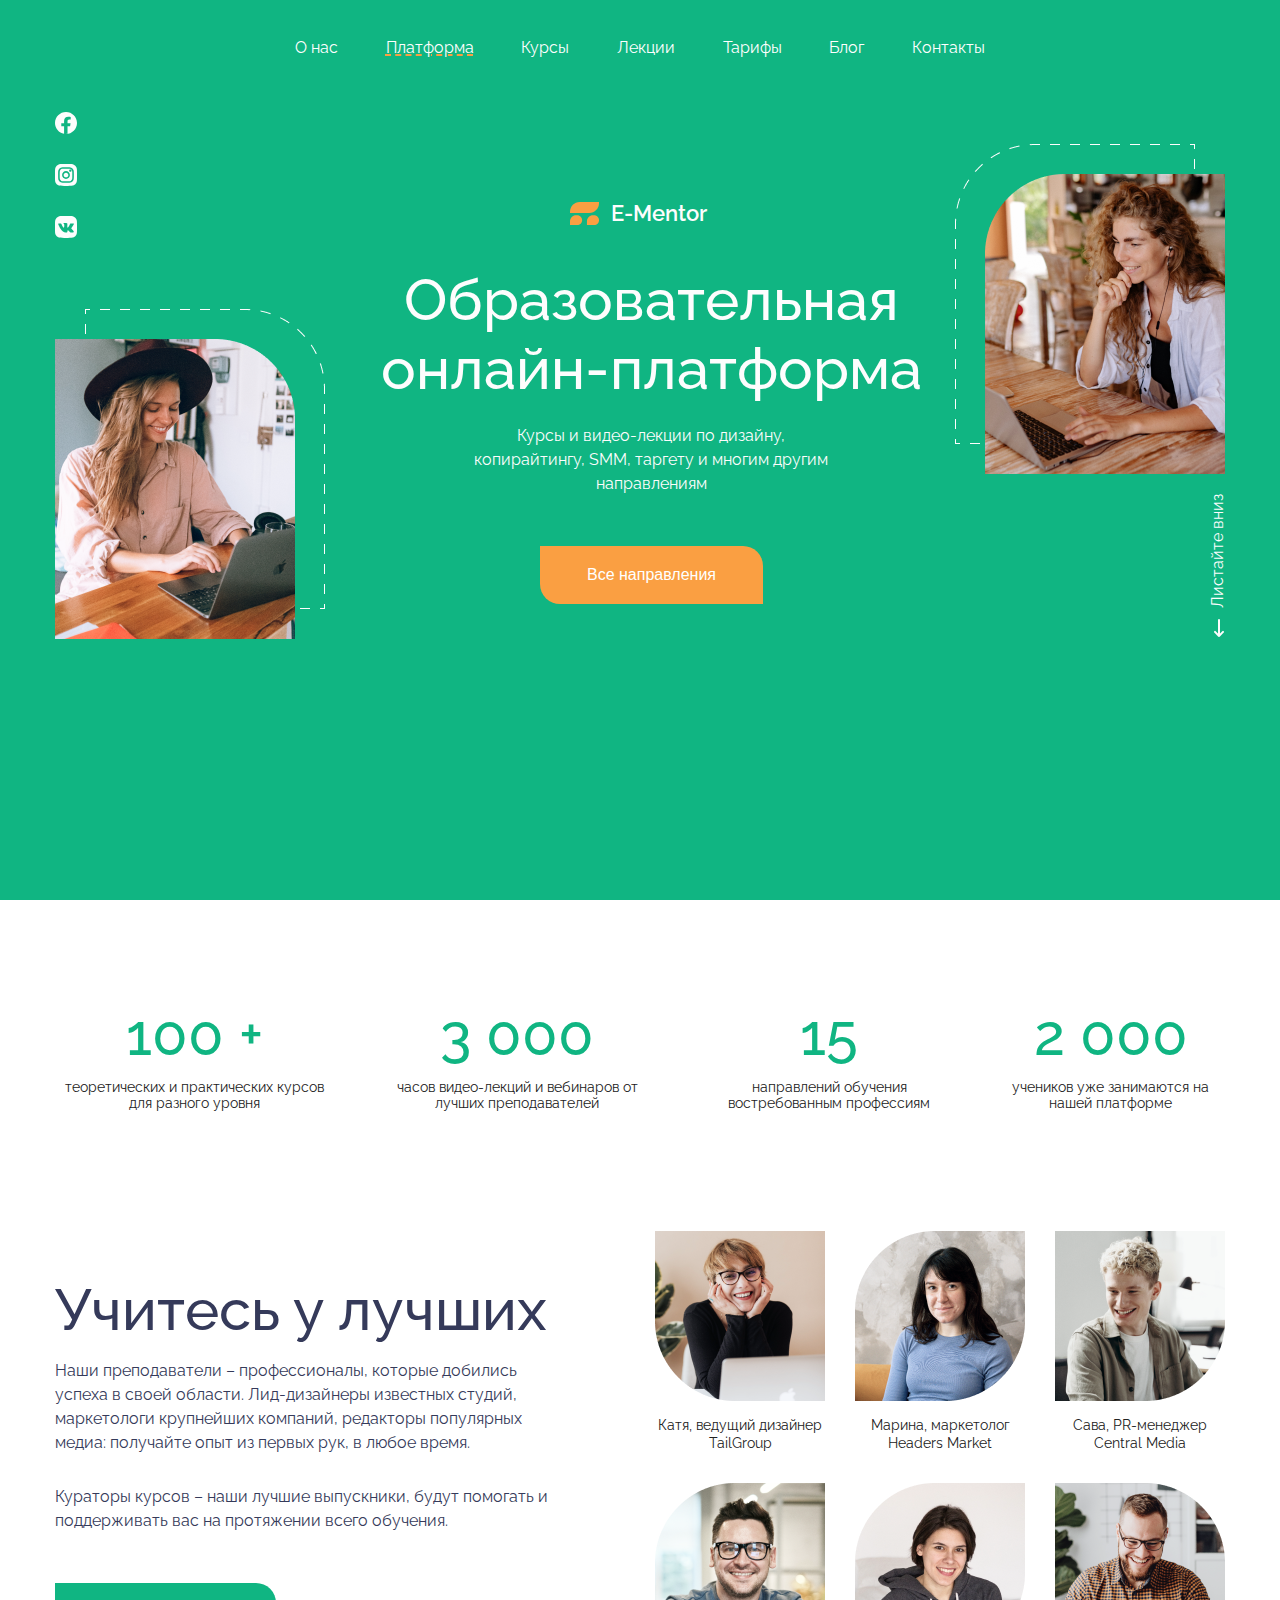
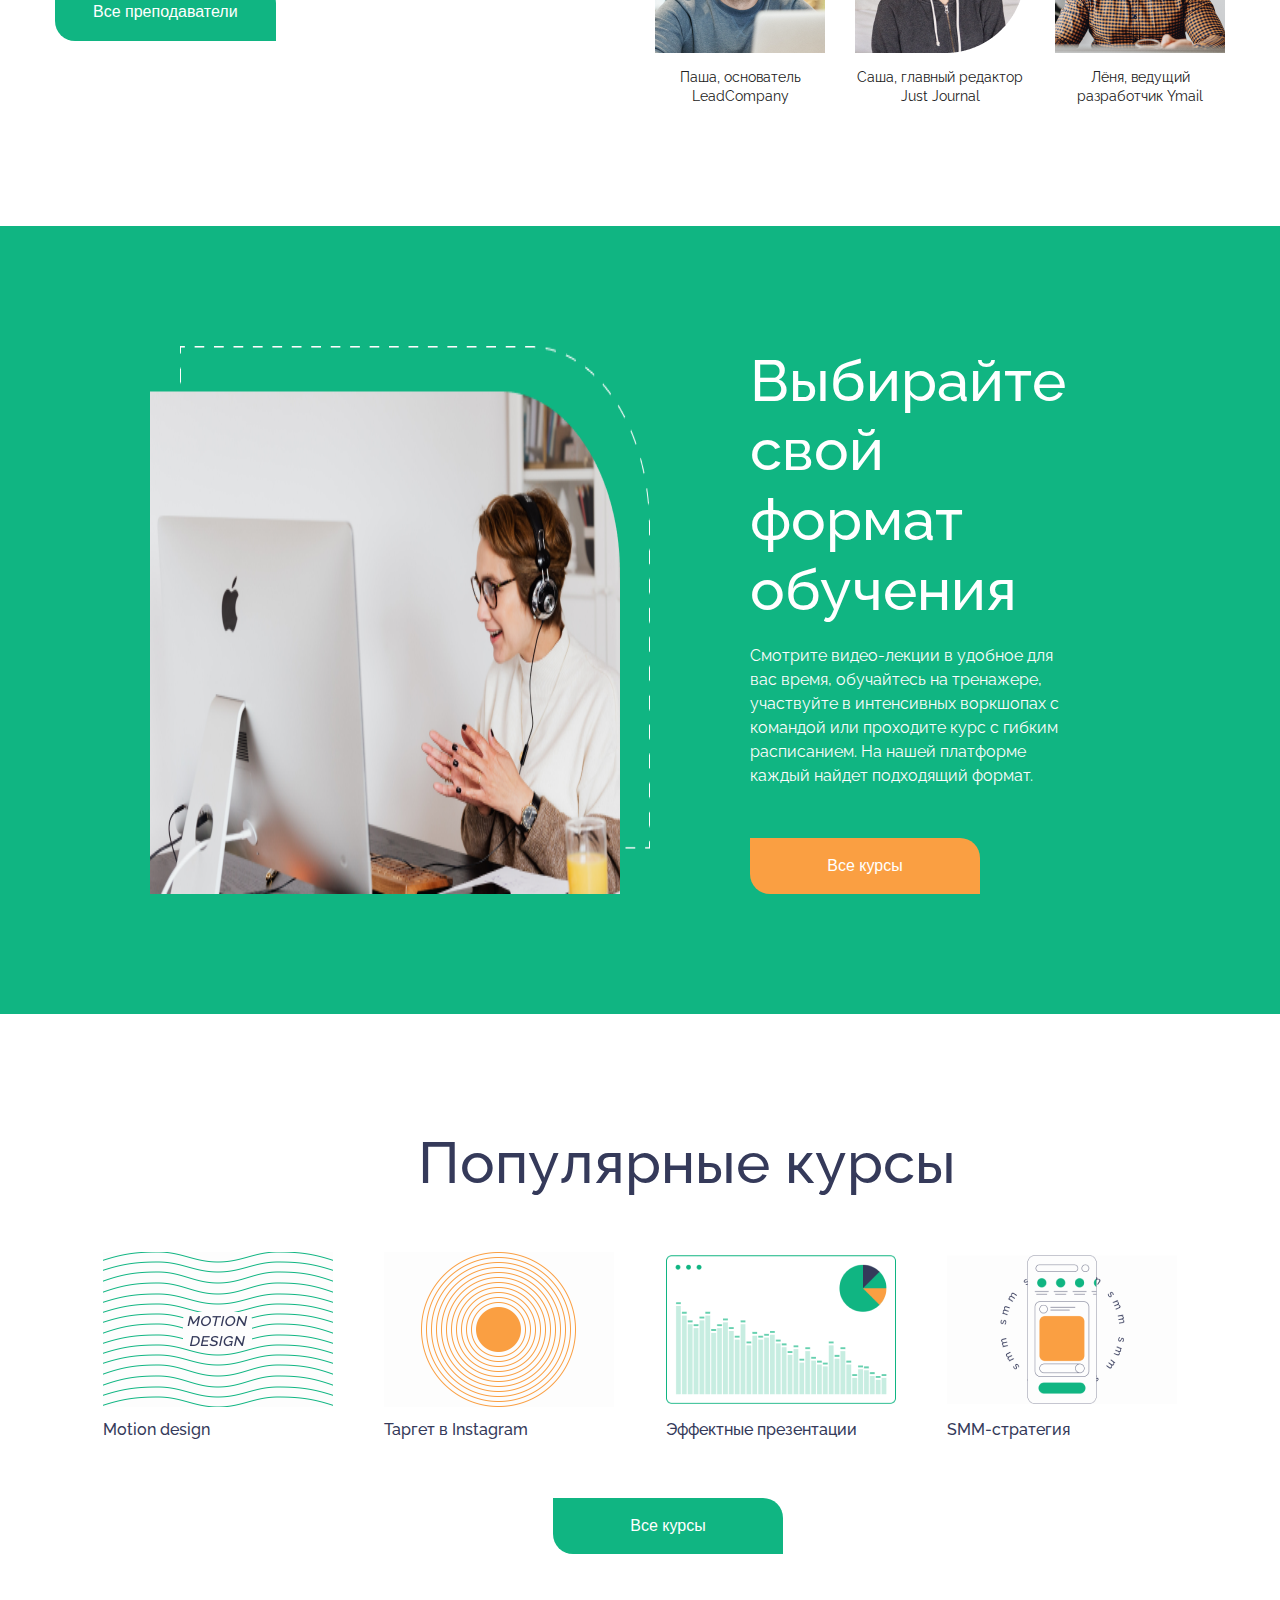
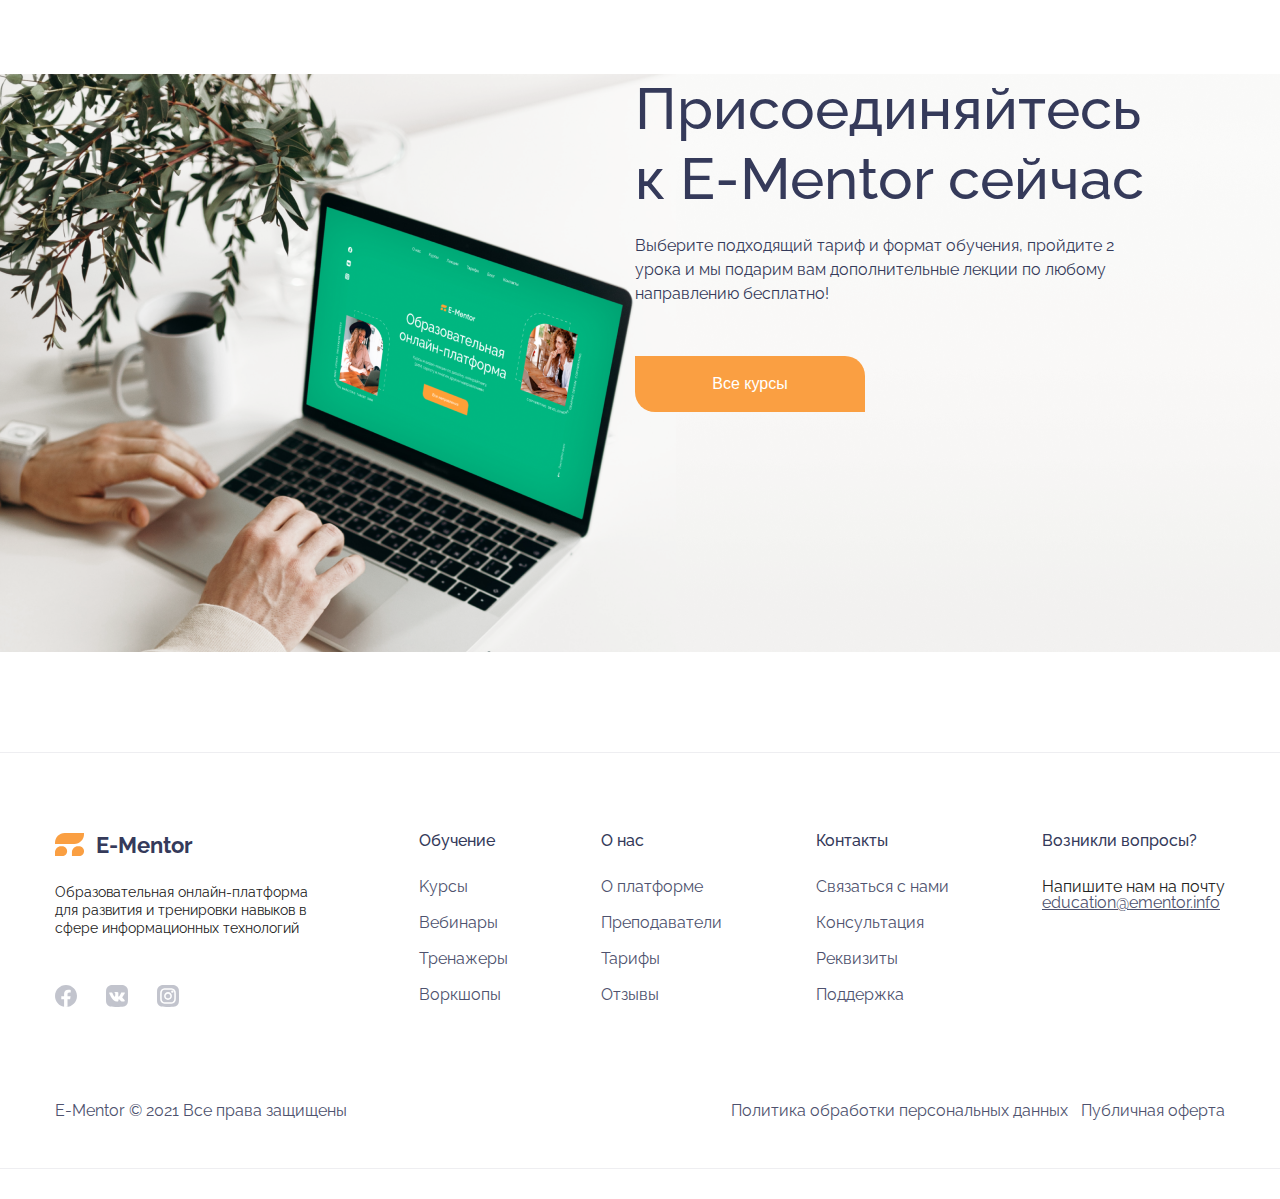
<file: index.html>
<!DOCTYPE html>
<html lang="en">
<head>
	<meta charset="UTF-8">
	<meta name="viewport" content="width=device-width, initial-scale=1.0">
	<link rel="preconnect" href="https://fonts.googleapis.com">
	<link rel="preconnect" href="https://fonts.gstatic.com" crossorigin>
	<link href="https://fonts.googleapis.com/css2?family=Raleway:wght@400;500&display=swap" rel="stylesheet">

	<link rel="stylesheet" href="css/reset.css">
	<link rel="stylesheet" href="css/style.css">
	<title>Document</title>
</head>
<body>
	<header class="header">
		<div class="container">
			<nav class="nav">
				<a href="#" class="nav-item">О нас</a>
				<a href="#" class="nav-item active">Платформа</a>
				<a href="courses.html" class="nav-item">Курсы</a>
				<a href="#" class="nav-item">Лекции</a>
				<a href="#" class="nav-item">Тарифы</a>
				<a href="#" class="nav-item">Блог</a>
				<a href="#" class="nav-item">Контакты</a>
			</nav>
			<div class="header-bottom">
				<div class="links">
					<a href="#" class="link-item">
						<img src="img/facebook.svg" alt="">
					</a>
					<a href="#" class="link-item">
						<img src="img/inst.svg" alt="">
					</a>
					<a href="#" class="link-item">
						<img src="img/vk.svg" alt="">
					</a>
				</div>
				<div class="header__content">
					<div class="logo">
						<img class="logo-img" src="img/logo.svg" alt="">
						<p>E-Mentor</p>
					</div>
					<h1 class="header__title">Образовательная онлайн-платформа</h1>
					<p class="header__text">Курсы и видео-лекции по дизайну, копирайтингу, SMM, таргету и многим другим направлениям</p>
					<button class="header__btn">Все направления</button>

				</div>
			</div>
			<div class="header__img">
				<img class="left-girl-img" src="img/left_girl.png" alt="">
				<img class="right-girl-img" src="img/right_girl.png" alt="">
			</div>
			<div class="bottom-link-wrapper">
				<a class="bottom-link" href="#">
					<p class="bottom-link-text">Листайте вниз</p>
				</a>
			</div>
		</div>	
	</header>

	<section class="teachers">
		<div class="container">
			<div class="statics-wrapper">
				<div class="statics-info">
					<p class="statics-digit">100 <span>+</span></p>
					<p class="statics-text"> теоретических и практических курсов для разного уровня</p>
				</div>
				<div class="statics-info">
					<p class="statics-digit">3 000</p>
					<p class="statics-text"> часов видео-лекций и вебинаров от лучших преподавателей</p>
				</div>
				<div class="statics-info">
					<p class="statics-digit" >15</p>
					<p class="statics-text"> направлений обучения востребованным профессиям</p>
				</div>
				<div class="statics-info">
					<p class="statics-digit">2 000</p>
					<p class="statics-text">учеников уже занимаются на нашей платформе</p>
				</div>
			</div>
			<div class="teachers__wrapper">
				<div class="teachers__info">
					<h2 class="teachers__info-title" >Учитесь у лучших</h2>
					<p class="teachers__info-text">Наши преподаватели – профессионалы, которые добились успеха в своей области. Лид-дизайнеры известных студий, маркетологи крупнейших компаний, редакторы популярных медиа: получайте опыт из первых рук, в любое время.</p>
					<p class="teachers__info-text">
					Кураторы курсов – наши лучшие выпускники, будут помогать     и поддерживать вас на протяжении всего обучения. </p>
					<button class="btn-all-teachers">Все преподаватели</button>
				</div>
				<div class="teachers__photos-wrapper">
					<div class="teachers__photos-wrapper-item">
						<img src="img/1.png" alt="" class="teachers__photos-img">
						<p class="teachers__photos-text">Катя, ведущий дизайнер TailGroup</p>
					</div>
					<div class="teachers__photos-wrapper-item">
						<img src="img/2.png" alt="" class="teachers__photos-img">
						<p class="teachers__photos-text">Марина, маркетолог Headers Market</p>
					</div>
					<div class="teachers__photos-wrapper-item">
						<img src="img/3.png" alt="" class="teachers__photos-img">
						<p class="teachers__photos-text">Сава, PR-менеджер Central Media</p>
					</div>
					<div class="teachers__photos-wrapper-item">
						<img src="img/4.png" alt="" class="teachers__photos-img">
						<p class="teachers__photos-text">Паша, основатель LeadCompany</p>
					</div>
					<div class="teachers__photos-wrapper-item">
						<img src="img/5.png" alt="" class="teachers__photos-img">
						<p class="teachers__photos-text">Саша, главный редактор Just Journal</p>
					</div>
					<div class="teachers__photos-wrapper-item">
						<img src="img/6.png" alt="" class="teachers__photos-img">
						<p class="teachers__photos-text">Лёня, ведущий разработчик Ymail</p>
					</div>
				</div>
			</div>
		</div>
	</section>
	<section class="learning-format">
		<div class="container">
			<div class="learning-format-wrapper">
				<img src="img/format-img.png" alt="" class="learning-format-img">
				<div class="learning-format-info">
					<h3 class="learning-format-title">
						Выбирайте свой формат обучения
					</h3>
					<p class="learning-format-text">Смотрите видео-лекции в удобное для вас время, обучайтесь на тренажере, участвуйте в интенсивных воркшопах с командой или проходите курс с гибким расписанием. На нашей платформе каждый найдет подходящий формат.</p>
					<button class="all-course-btn--orange">Все курсы</button>
				</div>
			</div>
		</div>
	</section>

	<section class="popular-course">
		<div class="container">
			<h2 class="popular-course-title">Популярные курсы</h2>
			<div class="popular-course-wrapper">
				<div class="popular-course-item">
					<img src="img/motion-dis.png" alt="" class="popular-course-img">
					<p class="popular-course-desc">Motion design</p>
				</div>
				<div class="popular-course-item">
					<img src="img/inst-img.png" alt="" class="popular-course-img">
					<p class="popular-course-desc">Таргет в Instagram</p>
				</div>
				<div class="popular-course-item">
					<img src="img/present.png" alt="" class="popular-course-img">
					<p class="popular-course-desc">Эффектные презентации</p>
				</div>
				<div class="popular-course-item">
					<img src="img/smm.png" alt="" class="popular-course-img">
					<p class="popular-course-desc">SMM-стратегия</p>
				</div>
			</div>
			<button class="all-course-btn--green">Все курсы</button>
		</div>
	</section>

	<section class="tariff">
		<div class="container">
			<div class="tariff-wrapper">
				<h2 class="tariff-title">Присоединяйтесь к E-Mentor сейчас</h2>
				<p class="tariff-text">Выберите подходящий тариф и формат обучения, пройдите 2 урока и мы подарим вам дополнительные лекции по любому направлению бесплатно!</p>
				<button class="all-course-btn--tariff">Все курсы</button>
			</div>
		</div>
	</section>
	<footer class="footer">
		<div class="container">
			<div class="footer-wrapper">
				<div class="footer-logo-block">
					<div class="logo-footer">
						<img class="logo-img" src="img/logo.svg" alt="">
						<p>E-Mentor</p>
					</div>
					<p class="footer-logo-block-text">
						Образовательная онлайн-платформа для развития и тренировки навыков в сфере информационных технологий
					</p>
					<div class="footer-logo-block-icons">
						<a href=""><img src="img/footer-facebook.svg"></a>
						<a href=""><img src="img/footer-vk.svg" alt=""></a>
						<a href=""><img src="img/footer-inst.svg" alt=""></a>
					</div>
				</div>
				<div class="footer-education">
					<p class="footer-title">
						Обучение
					</p>
					<ul class="footer-education-list">
						<li class="footer-education-list-item"><a href="">Kурсы</a></li>
						<li class="footer-education-list-item"><a href="">Вебинары</a></li>
						<li class="footer-education-list-item"><a href="">Тренажеры</a></li>
						<li class="footer-education-list-item"><a href="">Воркшопы</a></li>
					</ul>
				</div>
				<div class="about-us">
					<p class="footer-title">О нас</p>
					<ul class="about-us-list">
						<li class="about-us-list-item"><a href="">О платформе</a></li>
						<li class="about-us-list-item"><a href="">Преподаватели</a></li>
						<li class="about-us-list-item"><a href="">Тарифы</a></li>
						<li class="about-us-list-item"><a href="">Отзывы</a></li>
					</ul>
				</div>
				<div class="footer-contacts">
					<p class="footer-title">Контакты</p>
					<ul class="footer-contacts-list">
						<li class="footer-contacts-list-item"><a href="">Связаться с нами</a></li>
						<li class="footer-contacts-list-item"><a href="">Консультация</a></li>
						<li class="footer-contacts-list-item"><a href="">Реквизиты</a></li>
						<li class="footer-contacts-list-item"><a href="">Поддержка</a></li>
					</ul>
				</div>
				<div class="questions">
					<p class="footer-title">Возникли вопросы?</p>
					<p class="email">Напишите нам на почту <br>
						<a href="">education@ementor.info</a></p>
				</div>
			</div>
			<div class="footer-bottom">
				<p> <a href="">E-Mentor © 2021 Все права защищены</a></p>
				<span><a href="">Политика обработки персональных данных</a></span>
				<p><a href="">Публичная оферта</a></p>
			</div>
		</div>
	</footer>
</body>
</html>
</file>
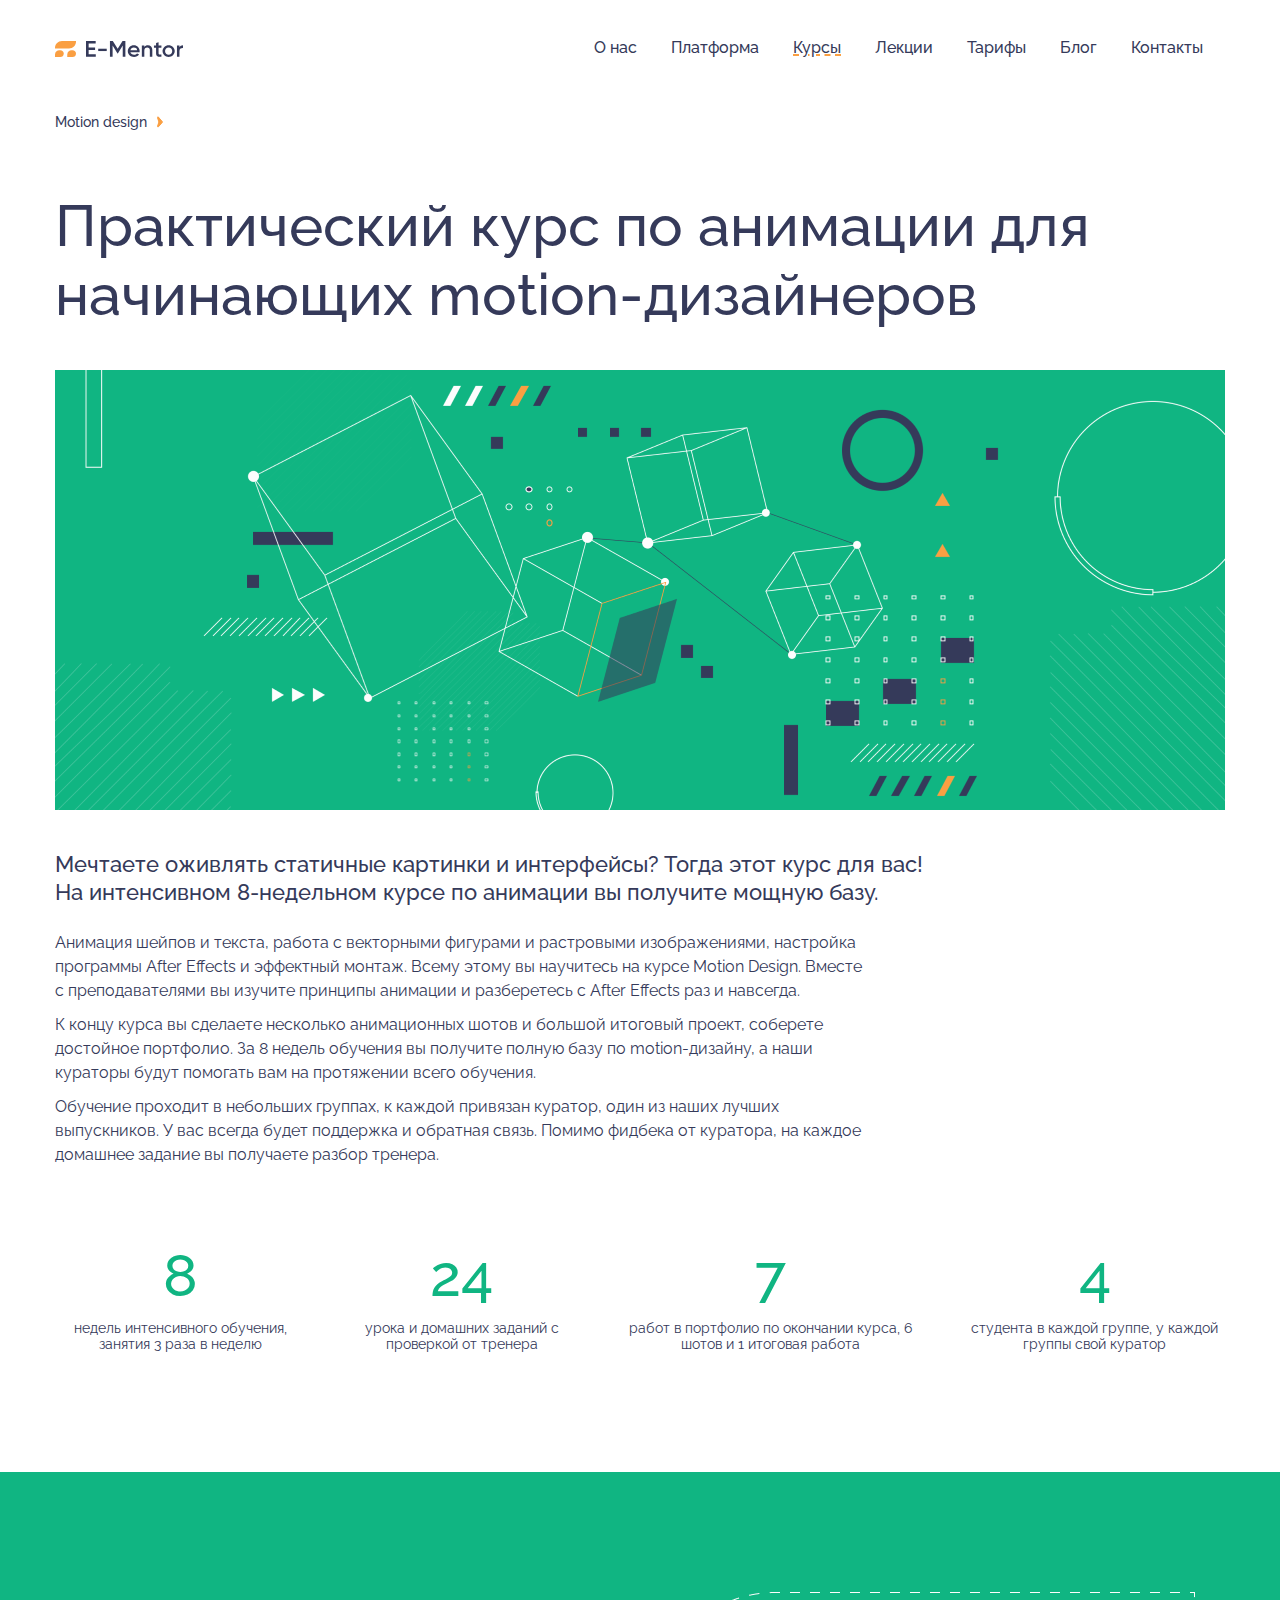
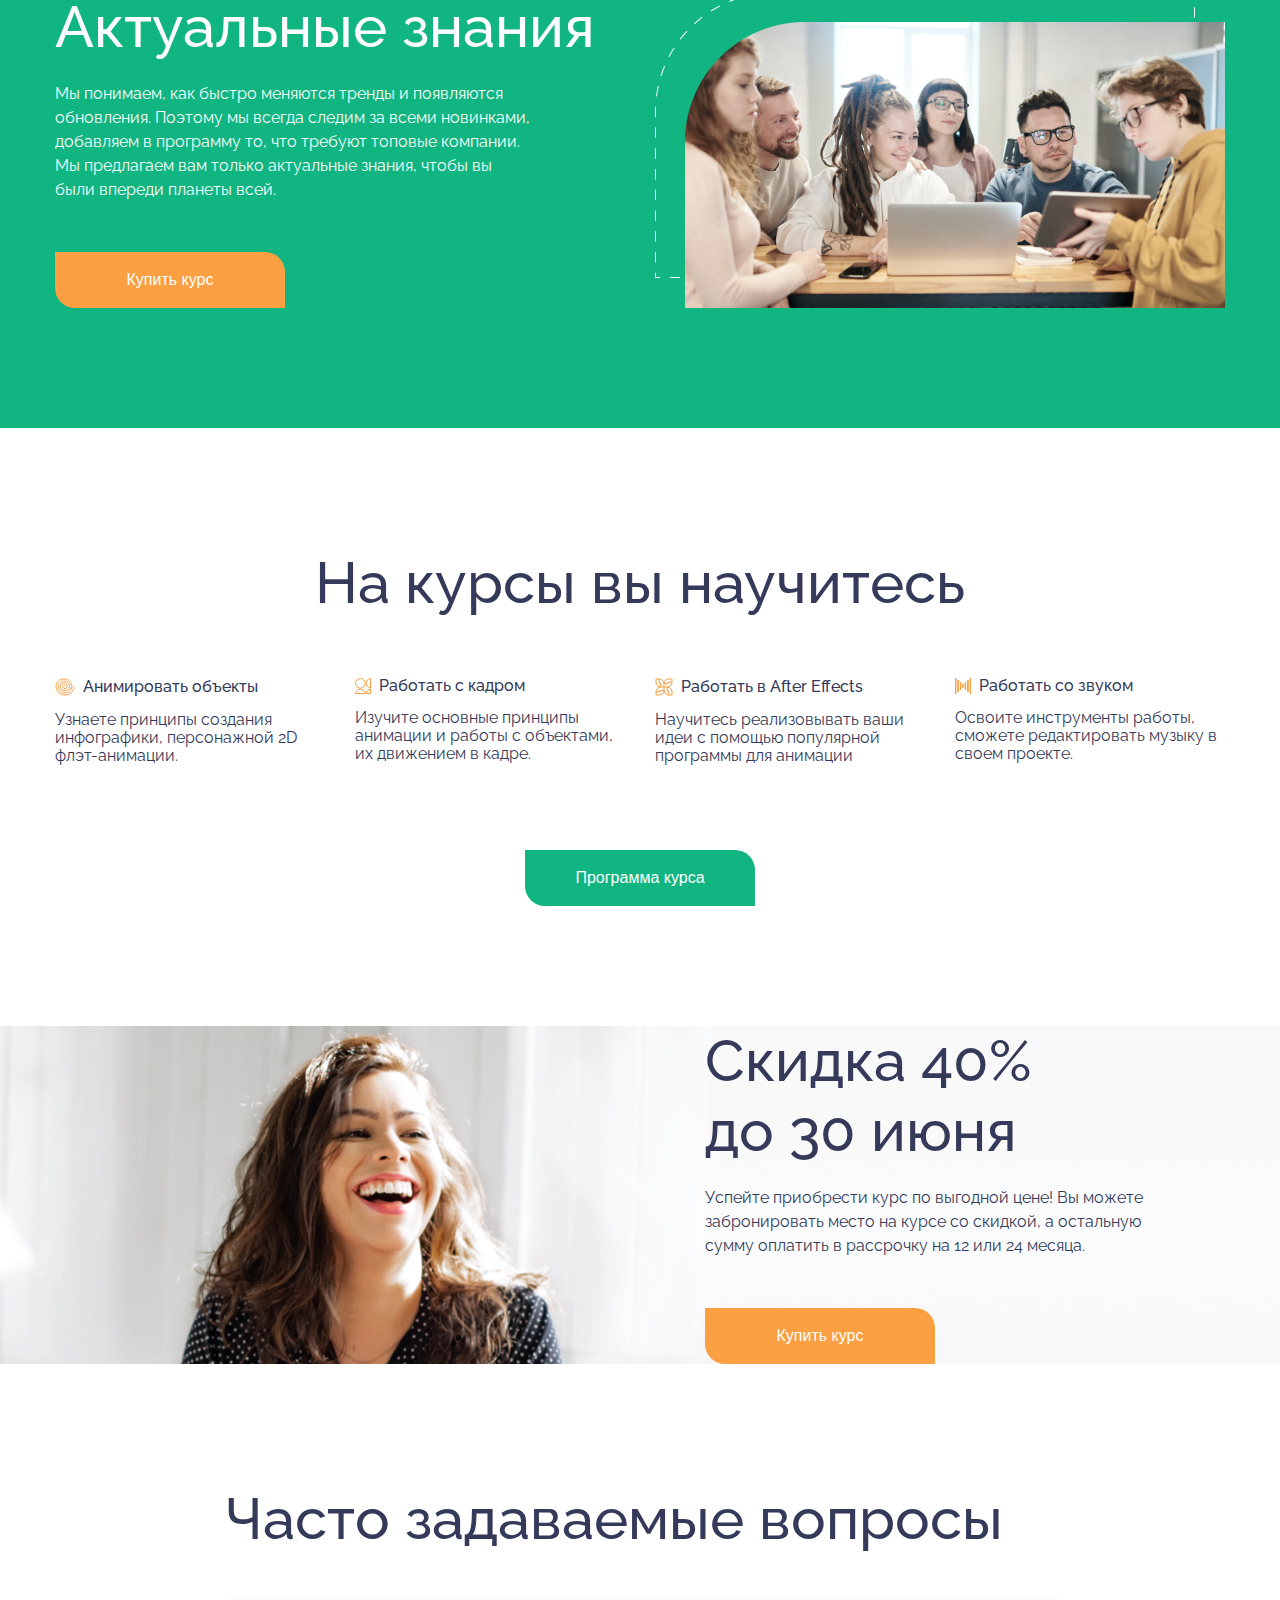
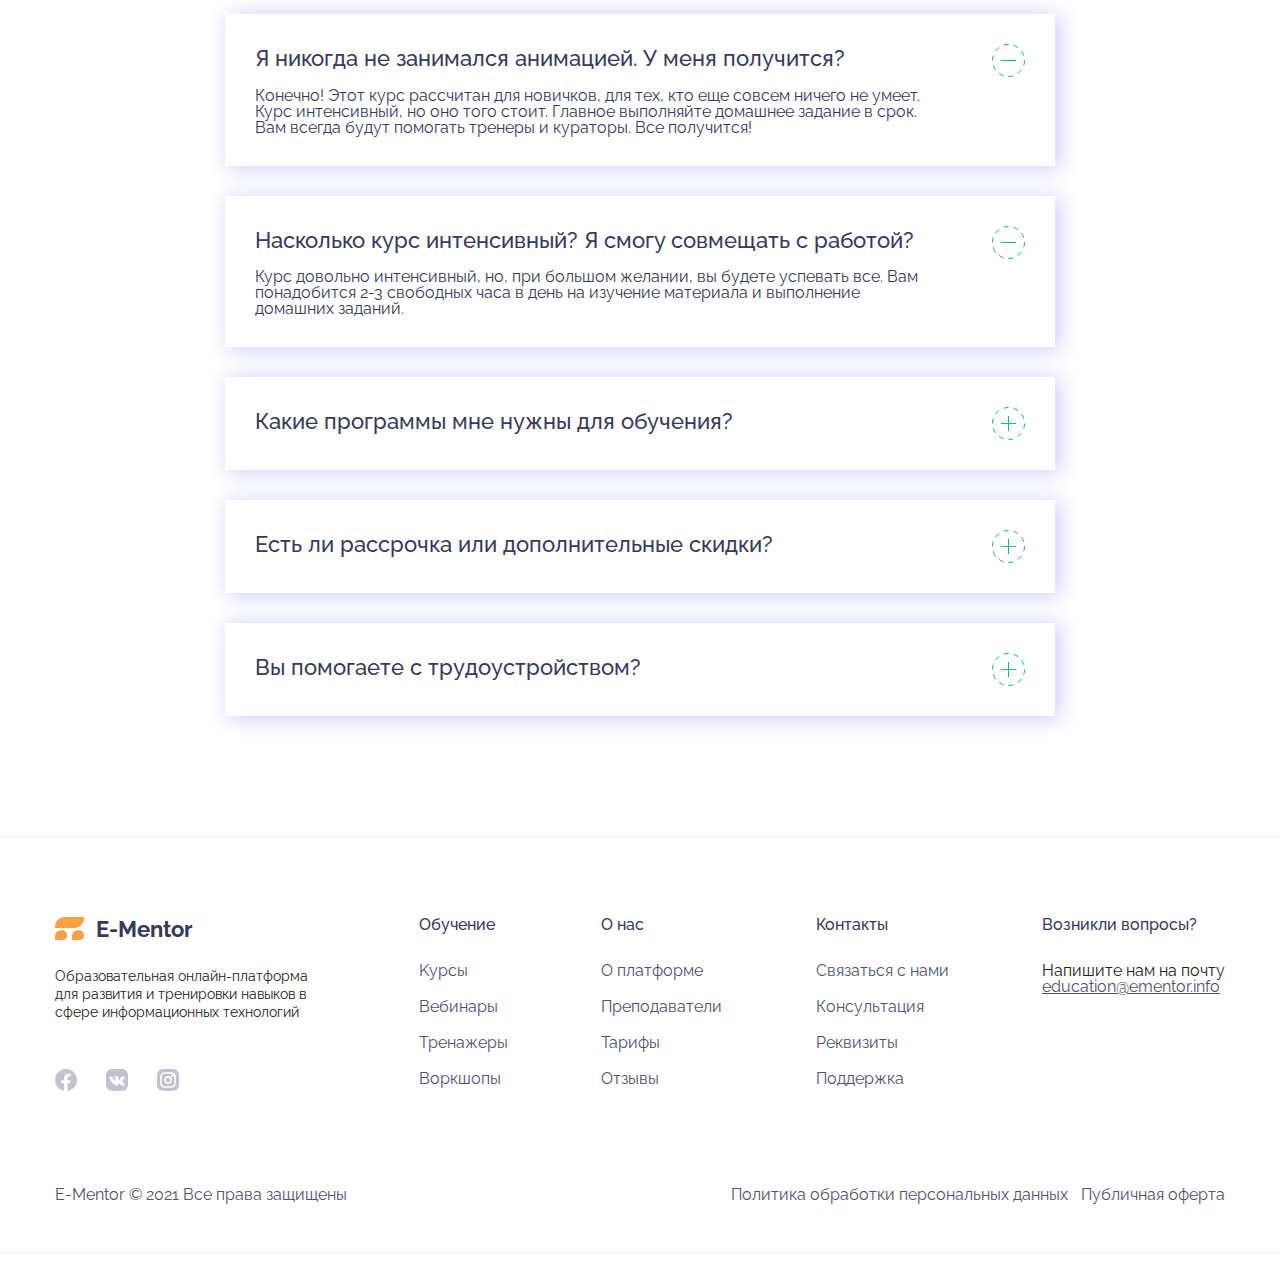
<file: courses.html>
<!DOCTYPE html>
<html lang="en">
<head>
	<meta charset="UTF-8">
	<meta name="viewport" content="width=device-width, initial-scale=1.0">
	<link rel="preconnect" href="https://fonts.googleapis.com">
	<link rel="preconnect" href="https://fonts.gstatic.com" crossorigin>
	<link href="https://fonts.googleapis.com/css2?family=Raleway:wght@400;500&display=swap" rel="stylesheet">

	<link rel="stylesheet" href="css/reset.css">
	<link rel="stylesheet" href="css/style.css">
	<title>Document</title>
</head>
<body>
	<header class="course-header">
		<div class="container">
			<nav class="course-nav">
				<img src="img/logotype.svg" alt="" class="logotype">
				<a href="#" class="course-nav-item">О нас</a>
				<a href="index.html" class="course-nav-item">Платформа</a>
				<a href="courses.html" class="course-nav-item  active">Курсы</a>
				<a href="#" class="course-nav-item">Лекции</a>
				<a href="#" class="course-nav-item">Тарифы</a>
				<a href="#" class="course-nav-item">Блог</a>
				<a href="#" class="course-nav-item">Контакты</a>
			</nav>
			<div class="course-name">
				<p>Motion design</p>
				<img src="img/right-arrow.svg" alt="">
			</div>
		</div>
	</header>
	<section class="practice-course">
		<div class="container">
			<h1 class="practice-course-title">Практический курс по анимации для начинающих motion-дизайнеров</h1>
			<img src="img/practice-course-pic.png" alt="">
			<p class="practice-course-subtitle">Мечтаете оживлять статичные картинки и интерфейсы? Тогда этот курс для вас! На интенсивном 8-недельном курсе по анимации вы получите мощную базу.</p>
			<p class="practice-course-info-item">
				Анимация шейпов и текста, работа с векторными фигурами и растровыми изображениями, настройка программы After Effects и эффектный монтаж. Всему этому вы научитесь на курсе Motion Design. Вместе с преподавателями вы изучите принципы анимации и разберетесь с After Effects раз и навсегда.
			</p>
			<p class="practice-course-info-item">
				К концу курса вы сделаете несколько анимационных шотов и большой итоговый проект, соберете достойное портфолио. За 8 недель обучения вы получите полную базу по motion-дизайну, а наши кураторы будут помогать вам на протяжении всего обучения.
			</p>
			<p class="practice-course-info-item">
				Обучение проходит в небольших группах, к каждой привязан куратор, один из наших лучших выпускников. У вас всегда будет поддержка и обратная связь. Помимо фидбека от куратора, на каждое домашнее задание вы получаете разбор тренера.
			</p>
			<div class="statics-wrapper courses">
				<div class="statics-info">
					<p class="statics-digit">8</p>
					<p class="statics-text"> недель интенсивного обучения, занятия 3 раза в неделю</p>
				</div>
				<div class="statics-info">
					<p class="statics-digit">24</p>
					<p class="statics-text"> урока и домашних заданий с проверкой от тренера</p>
				</div>
				<div class="statics-info">
					<p class="statics-digit" >7</p>
					<p class="statics-text"> работ в портфолио по окончании курса, 6 шотов и 1 итоговая работа</p>
				</div>
				<div class="statics-info">
					<p class="statics-digit">4</p>
					<p class="statics-text">студента в каждой группе, у каждой группы свой куратор</p>
				</div>
			</div>
		</div>
	</section>
	<section class="actual-info">
		<div class="container">
			<div class="actual-info-wrapper">
				<div class="actual-info-desc">
					<h1 class="actual-desc-title">
						Актуальные знания
					</h1>
					<p class="actual-text">
						Мы понимаем, как быстро меняются тренды и появляются обновления. Поэтому мы всегда следим за всеми новинками, добавляем в программу то, что требуют топовые компании. Мы предлагаем вам только актуальные знания, чтобы вы были впереди планеты всей. 
					</p>
					<button class="all-course-btn--buy">Купить курс</button>
				</div>
				<img src="img/actual-img.png" alt="">
			</div>
		</div>
	</section>
	<section class="we-learn">
		<div class="container">
			<h3 class="we-learn-title">
				На курсы вы научитесь
			</h3>
			<div class="we-learn-wrapper">
				<div class="we-learn-item">
					<div class="we-learn-item-title">
						<img src="img/title-icon1.svg" alt="">
						<p class="we-learn-item-title-text">Анимировать объекты</p>
					</div>
					<p class="we-learn-item-text">Узнаете принципы создания инфографики, персонажной 2D флэт-анимации.</p>
				</div>
				<div class="we-learn-item">
					<div class="we-learn-item-title">
						<img src="img/title-icon2.svg" alt="">
						<p class="we-learn-item-title-text">Работать с кадром</p>
					</div>
					<p class="we-learn-item-text">Изучите основные принципы анимации и работы с объектами, их движением в кадре.</p>
				</div>
				<div class="we-learn-item">
					<div class="we-learn-item-title">
						<img src="img/title-icon3.svg" alt="">
						<p class="we-learn-item-title-text">Работать в After Effects</p>
					</div>
					<p class="we-learn-item-text">Научитесь реализовывать ваши идеи с помощью популярной программы для анимации</p>
				</div>
				<div class="we-learn-item">
					<div class="we-learn-item-title">
						<img src="img/title-icon4.svg" alt="">
						<p class="we-learn-item-title-text">Работать со звуком</p>
					</div>
					<p class="we-learn-item-text">Освоите инструменты работы, сможете редактировать музыку в своем проекте.</p>
				</div>
			</div>
			<button class="btn--programm">Программа курса</button>
		</div>
	</section>

	<section class="sale">
		<div class="container">
			<div class="textblock">
				<p class="sale-title">Скидка 40% <br>
				до 30 июня</p>
				<p class="sale-text">Успейте приобрести курс по выгодной цене! Вы можете забронировать место на курсе со скидкой, а остальную сумму оплатить в рассрочку на 12 или 24 месяца.</p>
				<button class="btn--sale">Купить курс</button>
			</div>
		</div>
	</section>
	<section class="courses-questions">
		<div class="container">
			<div class="courses-questions-wrapper">
				<h3 class="courses-questions-title">
					Часто задаваемые вопросы
				</h3>
				<div class="courses-questions-item">
					<div class="courses-questions-item-title">
						<p class="courses-questions-item-title-text">Я никогда не занимался анимацией. У меня получится?</p>
						<a href="#">
							<img src="img/close.svg" alt="">
						</a>
					</div>
					<p class="courses-questions-item-text">Конечно! Этот курс рассчитан для новичков, для тех, кто еще совсем ничего не умеет. Курс интенсивный, но оно того стоит. Главное выполняйте домашнее задание в срок. Вам всегда будут помогать тренеры и кураторы. Все получится!</p>
				</div>
				<div class="courses-questions-item">
					<div class="courses-questions-item-title">
						<p class="courses-questions-item-title-text">Насколько курс интенсивный? Я смогу совмещать с работой?</p>
						<a href="#">
							<img src="img/close.svg" alt="">
						</a>
					</div>
					<p class="courses-questions-item-text">Курс довольно интенсивный, но, при большом желании, вы будете успевать все. Вам понадобится 2-3 свободных часа в день на изучение материала и выполнение домашних заданий.</p>
				</div>
				<div class="courses-questions-item">
					<div class="courses-questions-item-title">
						<p class="courses-questions-item-title-text open">Какие программы мне нужны для обучения?</p>
						<a href="#">
							<img src="img/open.svg" alt="">
						</a>
					</div>
				</div>
				<div class="courses-questions-item">
					<div class="courses-questions-item-title">
						<p class="courses-questions-item-title-text open">Есть ли рассрочка или дополнительные скидки?</p>
						<a href="#">
							<img src="img/open.svg" alt="">
						</a>
					</div>
				</div>
				<div class="courses-questions-item">
					<div class="courses-questions-item-title">
						<p class="courses-questions-item-title-text open">Вы помогаете с трудоустройством?</p>
						<a href="#">
							<img src="img/open.svg" alt="">
						</a>
					</div>
				</div>

			</div>
		</div>
	</section>
	<footer class="footer">
		<div class="container">
			<div class="footer-wrapper">
				<div class="footer-logo-block">
					<div class="logo-footer">
						<img class="logo-img" src="img/logo.svg" alt="">
						<p>E-Mentor</p>
					</div>
					<p class="footer-logo-block-text">
						Образовательная онлайн-платформа для развития и тренировки навыков в сфере информационных технологий
					</p>
					<div class="footer-logo-block-icons">
						<a href=""><img src="img/footer-facebook.svg"></a>
						<a href=""><img src="img/footer-vk.svg" alt=""></a>
						<a href=""><img src="img/footer-inst.svg" alt=""></a>
					</div>
				</div>
				<div class="footer-education">
					<p class="footer-title">
						Обучение
					</p>
					<ul class="footer-education-list">
						<li class="footer-education-list-item"><a href="">Kурсы</a></li>
						<li class="footer-education-list-item"><a href="">Вебинары</a></li>
						<li class="footer-education-list-item"><a href="">Тренажеры</a></li>
						<li class="footer-education-list-item"><a href="">Воркшопы</a></li>
					</ul>
				</div>
				<div class="about-us">
					<p class="footer-title">О нас</p>
					<ul class="about-us-list">
						<li class="about-us-list-item"><a href="">О платформе</a></li>
						<li class="about-us-list-item"><a href="">Преподаватели</a></li>
						<li class="about-us-list-item"><a href="">Тарифы</a></li>
						<li class="about-us-list-item"><a href="">Отзывы</a></li>
					</ul>
				</div>
				<div class="footer-contacts">
					<p class="footer-title">Контакты</p>
					<ul class="footer-contacts-list">
						<li class="footer-contacts-list-item"><a href="">Связаться с нами</a></li>
						<li class="footer-contacts-list-item"><a href="">Консультация</a></li>
						<li class="footer-contacts-list-item"><a href="">Реквизиты</a></li>
						<li class="footer-contacts-list-item"><a href="">Поддержка</a></li>
					</ul>
				</div>
				<div class="questions">
					<p class="footer-title">Возникли вопросы?</p>
					<p class="email">Напишите нам на почту <br>
						<a href="">education@ementor.info</a></p>
				</div>
			</div>
			<div class="footer-bottom">
				<p> <a href="">E-Mentor © 2021 Все права защищены</a></p>
				<span><a href="">Политика обработки персональных данных</a></span>
				<p><a href="">Публичная оферта</a></p>
			</div>
		</div>
	</footer>

</body>
</html>
</file>
<file: css/style.css>
html{
    box-sizing: border-box;
    
}
*, *::before, *::after{
    box-sizing: inherit;
}
body{
	font-family: 'Raleway', sans-serif;
	font-size: 16px;
}
a{
	text-decoration: none;
}

.container{
	max-width: 1200px;
	padding: 0 15px;
	margin: 0 auto;
}

.header {
	height: 100vh;
	background-color: #10B582; 
}
.nav {
	padding: 40px 220px;
	display: flex;
	justify-content: space-between;
}
.nav-item {
	margin: 0 20px;
	color: #fff;
	line-height: 16px;
	text-decoration: none;
}

.active{
	text-decoration:  dashed underline
	#FA9F42;
 	text-decoration-thickness: 2px;
}
.header-bottom{
	margin-top: 16px;
	display: flex;
}
.links{
	display: flex;
	flex-direction: column;
}
.link-item{
	margin-bottom: 30px;
}
.link-item:last-child{
	margin-bottom: 0;
}
.header__content{
	margin: 0 auto;
	color: #FDFDFD;
	
}
.logo{
	display: flex;
	align-items: center;
	margin-left: 190px;
	font-size: 22px;
	font-weight: 600;
	margin-bottom: 40px;
	margin-top: 90px;
}
.logo-img{
	margin-right: 12px;
	width: 29px;
}
.header__title{
	font-weight: 500;
	font-size: 58px;
	line-height: 69.6px;
	text-align: center;
	width: 542px;
	margin-bottom: 20px;
}
.header__text{
	width: 380px;
	text-align: center;
	margin: 0 auto;
	font-weight: 400;
	line-height: 24px;
	margin-bottom: 50px;
}
.header__btn{
	border-radius: 0px 20px;
	background-color: #FA9F42;
	border: 0;
	color: #fff;
	padding: 20px 47px;
	margin-left: 160px; 

}
.header__img{
	position: relative;

}
.left-girl-img {
	position: absolute;
	content: "";
	left: 0px;
	bottom: -35px;

}
.right-girl-img {
	position: absolute;
	content: "";
	bottom: 130px;
	right: 0px;
}
.bottom-link-wrapper{
	position: relative;
}
.bottom-link{
	position: absolute;
	content: "";
	bottom: 45px;
	right: -50px;
	text-decoration: none;
	color: #FDFDFD;
}
.bottom-link-text{	

	transform: rotate(-90deg);
}
.bottom-link-text:before{

	position: absolute;
	content: "";
	background-image: url(../img/arrow.svg);
	width: 10px;
	height: 18px;
	transform: rotate(90deg);
	bottom: -2px;
	left: -25px;
}

.teachers{
	padding: 106px 0 90px;
}
.statics-wrapper {
	display: flex;
	justify-content: center;
	column-gap: 40px;
}
.statics-info {
	text-align: center;
	margin-bottom: 120px;
}
.statics-digit {
	color: #10B582;
	font-size: 58px;
	font-weight: 500;
	line-height: 58px;
	margin-bottom: 15px;
}
.statics-text {
	font-size: 14px;
	font-weight: 400;
	line-height: 16px;
}
.teachers__wrapper {
	display: flex;
	justify-content: space-between;
}
.teachers__info {
	width: 500px;
	margin-top: 50px;
}
.teachers__info-title {
	color: #353A5A;
	font-weight: 500;
	font-size: 58px;
	line-height: 58px;
	margin-bottom: 20px;
}
.teachers__info-text {
	font-weight: 400;
	line-height: 24px;
	color: #353a5a;
	margin-bottom: 30px;
}
.btn-all-teachers {
	border-radius: 0px 20px;
	background-color: #10B582;
	border: 0;
	color: #fff;
	padding: 20px 38px;
	margin-top: 20px;
}
.teachers__photos-wrapper {
	display: flex;
	flex-basis: 570px;
	flex-wrap: wrap;
	column-gap: 30px;
}
.teachers__photos-wrapper-item {
	width: 170px;
}
.teachers__photos-img {
	margin-bottom: 15px;
}
.teachers__photos-text {
	font-size: 14px;
	line-height: 18.2px;
	text-align: center;
	margin-bottom: 31px;
}
.learning-format {
	background-color: #10B582;
	padding: 120px 205px 120px 135px;
}
.learning-format-wrapper{
	display: flex;
	justify-content: space-between;
}
.learning-format-info {
	width: 500px;
}
.learning-format-title {
	font-weight: 500;
	font-size: 58px;
	line-height: 69.6px;
	color: #fff;
	margin-bottom: 20px;
}
.learning-format-text {
	font-weight: 400;
	line-height: 24px;
	color: #FDFDFD;
	margin-bottom: 50px;
}
.all-course-btn--orange {
	width: 230px;
	height: 56px;
	background-color: #FA9F42;
	border-radius: 0px 20px;
	border: 0;
	color: #fff;
	font-weight: 500;
}
.popular-course {
	padding: 120px 88px;
}
.popular-course-title {
	color: #353a5a;
	font-weight: 500;
	font-size: 58px;
	line-height: 58px;
	margin-bottom: 60px;
	margin-left: 315px;
}
.popular-course-wrapper {
	display: flex;
    justify-content: space-between;
}
.popular-course-img {
	margin-bottom: 15px;
}
.popular-course-desc {
	font-weight: 500;
	line-height: 16px;
	color: #353A5A;
}
.all-course-btn--green{
	width: 230px;
	height: 56px;
	background-color:#10B582;
	border-radius: 0px 20px;
	border: 0;
	color: #fff;
	font-weight: 500;
	margin-top: 60px;
	margin-left: 450px;
}
.tariff{
	background-image: url(../img/bg.png); 
	background-size: cover;
	background-repeat: no-repeat;
	height: 578px;
}
.tariff-wrapper{
	width: 510px;
	margin-left: 580px;
}
.tariff-title {
	color: #353A5A;
	font-size: 58px;
	font-weight: 500;
	line-height: 69.9px;
	margin-bottom: 20px;
}
.tariff-text {
	font-weight: 400;
	line-height: 24px;
	color: #353a5a;
	margin-bottom: 50px;
}
.all-course-btn--tariff{
	width: 230px;
	height: 56px;
	background-color:#FA9F42;
	border-radius: 0px 20px;
	border: 0;
	color: #fff;
	font-weight: 500;
}
.learning-format-img{
	margin-right: 100px;
}
.logo-footer{
	display: flex;
}
.footer {
	margin-top: 100px;
	margin-bottom: 30px;
	padding: 80px 0 49px;
	border-top:1px solid #eeeef1; 
	border-bottom:1px solid #eeeef1;
}
.footer-wrapper {
	display: flex;
	justify-content: space-between;
}
.logo-footer {
	color: #353A5A;
	font-size: 22px;
	font-weight: 700;
	align-items: center;
	margin-bottom: 27px;
}
.footer-logo-block-text {
	font-weight: 400;
	font-size: 14px;
	line-height: 18.2px;
	margin-bottom: 47px;
	width: 270px;
}
.footer-logo-block-icons img {
	margin-right: 25px;	
}
.footer-title {
	color: #353a5a;
	font-weight: 500;
	margin-bottom: 30px;
}
.footer-education-list-item {
	margin-bottom: 20px;
	color: #353A5A;
}
.footer-education-list-item a {
	text-decoration: none;
	font-weight: 400;
	color: #4e526e;
}
.about-us-list-item {
	margin-bottom: 20px;
	color: #353A5A;
}
.about-us-list-item a{
	text-decoration: none;
	font-weight: 400;
	color: #4e526e;
}
.footer-contacts-list-item{
	margin-bottom: 20px;
	color: #353A5A;
}
.footer-contacts-list-item a {
	text-decoration: none;
	font-weight: 400;
	color: #4e526e;
}
.email a{
	text-decoration: underline;
	color: #4e526e;
}
.footer-bottom{
	display: flex;
	justify-content: space-between;
	margin-top: 80px;
}
.footer-bottom p{
	color: #4e526e;
}
.footer-bottom span{
	color: #4e526e;
	margin-left: 370px;
}
.footer-bottom p a{
		color: #4e526e;
}
.footer-bottom span a{
		color: #4e526e;
}

/* ////////////////////////////////*/


.course-header {}
.course-nav {
	margin-top: 40px;
	margin-bottom: 58px;
}
.logotype {
	margin-right: 392px;
}
.course-nav-item {
	margin: 0 15px;
	color: #353a5a;
	font-weight: 500;
	line-height: 16px;
}
.course-name{
	font-weight: 500;
	font-size: 14px;
	line-height: 14px;
	color: #353A5A;
	display: flex;
	column-gap: 10px;
	margin-bottom: 62px;	 
}
.practice-course{
	color: #353a5a;
}
.practice-course-title {
	font-weight: 500;
	font-size: 58px;
	line-height: 69.6px;
	margin-bottom: 40px;
}
.practice-course-subtitle {
	font-weight: 500;
	font-size: 22px;
	line-height: 28px;
	width: 875px;
	margin-top: 40px;
	margin-bottom: 25px;
}
.practice-course-info-item {
	font-weight: 400;
	line-height: 24px;
	margin-bottom: 10px;
	width: 810px;
}
.statics-wrapper.courses{
	margin-top: 80px;
}
.actual-info {
	padding: 120px 0 120px;
	background-color: #10B582;
}
.actual-info-wrapper {
	display: flex;
	justify-content: space-between;
}
.actual-info-desc {
	margin-right: 60px;
}
.actual-desc-title {
	color: #fdfdfd;
	font-weight: 500;
	font-size: 58px;
	line-height: 69.6px;
	margin-bottom: 20px;
}
.actual-text {
	margin-bottom: 50px;
	color: #fdfdfd;
	width: 478px;
	font-weight: 400;
	line-height: 24px;
}
.all-course-btn--buy{
	width: 230px;
    height: 56px;
    background-color: #FA9F42;
    border-radius: 0px 20px;
    border: 0;
    color: #fff;
    font-weight: 500;
}

.we-learn {
	padding: 120px 0 120px;
	color:#353a5a;
	text-align: center;		
}
.we-learn-title {
	font-weight: 500;
	font-size: 58px;
	line-height: 69.6px;
	margin-bottom: 60px;
}
.we-learn-wrapper {
	display: flex;
	justify-content: space-between;
	column-gap: 30px;
}
.we-learn-item {
	text-align: left;
	width: 270px;
}
.we-learn-item-title {
	display: flex;
	align-items: center;
	font-weight: 500;
	margin-bottom: 15px;
}
.we-learn-item-title-text {
	margin-left: 8px;
}
.we-learn-item-text {
	margin-bottom: 85px;
	font-weight: 400;
	line-height: 18.2px;
}
.btn--programm {
	width: 230px;
    height: 56px;
    background-color:#10B582;
    border-radius: 0px 20px;
    border: 0;
    color: #fff;
    font-weight: 500;
}
.sale {
	background-image: url(../img/sale-bg.png);
	margin-bottom: 120px;
}
.textblock {
	color:#353a5a;
	width: 444px;
	margin-left: 650px;
}
.sale-title {
	font-size: 58px;
	font-weight: 500;
	line-height: 69.9px;
	margin-bottom: 20px;
}
.sale-text {
	font-weight: 400;
	line-height: 24px;
	margin-bottom: 50px;
}
.btn--sale {
	width: 230px;
    height: 56px;
    background-color:#FA9F42;
    border-radius: 0px 20px;
    border: 0;
    color: #fff;
    font-weight: 500;
}
.courses-questions {
	margin-bottom: 120px;
}
.courses-questions-wrapper {
	width: 830px;
	color:#353a5a;
	margin: 0 auto;
}
.courses-questions-title {
	font-size: 58px;
	font-weight: 500;
	line-height: 69.9px;
	margin-bottom: 20px;
	margin-bottom: 60px;
}
.courses-questions-item {
	box-shadow: 4px 2px 20px 1px rgb(0 0 255 / 20%);
	padding: 30px;
	margin-bottom: 30px;
}
.courses-questions-item-title {
	display: flex;
	justify-content: space-between;
}
.courses-questions-item-title-text {
	font-weight: 500;
	font-size: 22px;
	line-height: 28.6px;
	margin-bottom: 15px;	

}
.courses-questions-item-text {
	width: 670px;
}
.courses-questions-item-title-text.open{
	margin-bottom: 0;
}
</file>
